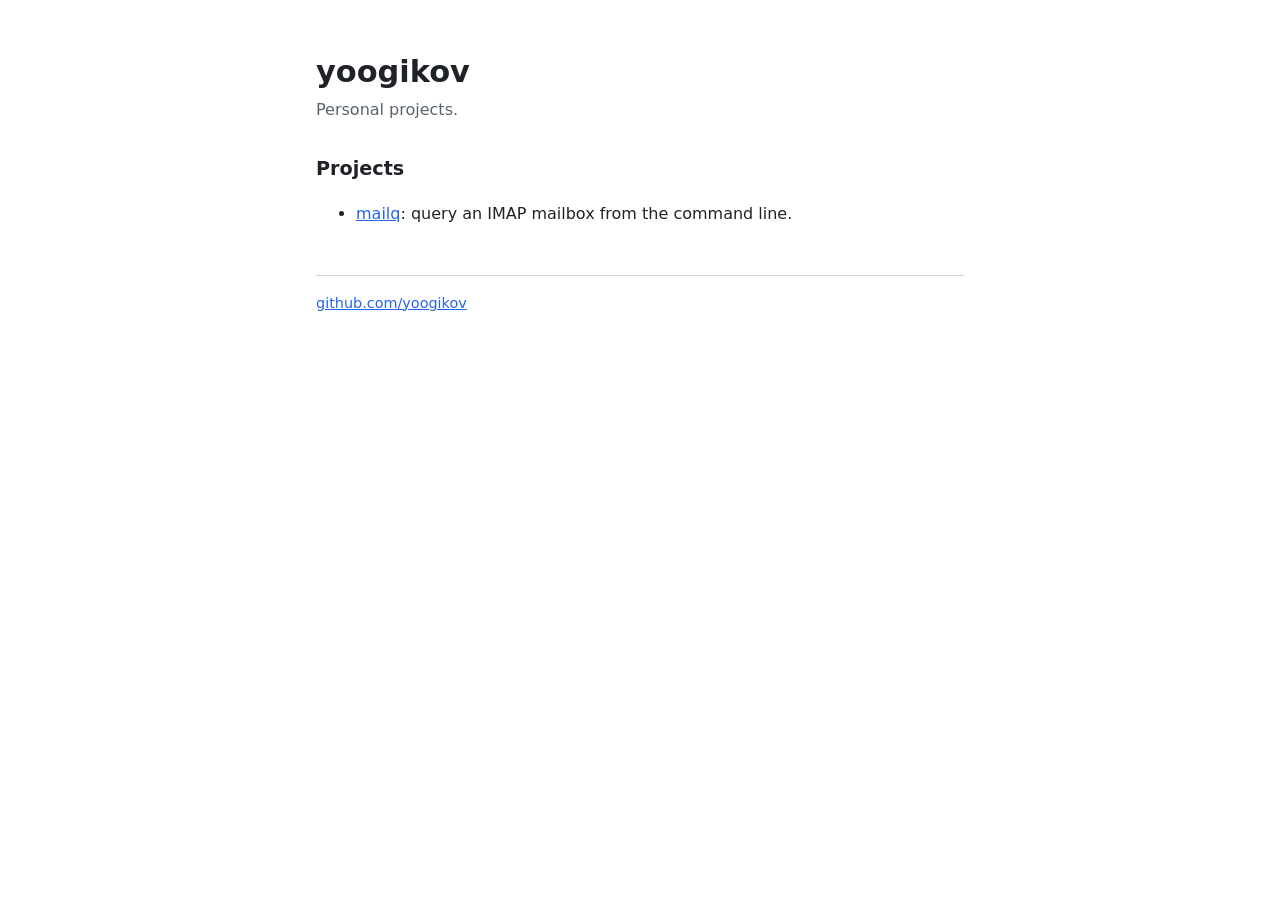
<file: index.html>
<!DOCTYPE html>
<html lang="en">
<head>
  <meta charset="utf-8">
  <meta name="viewport" content="width=device-width, initial-scale=1">
  <title>yoogikov</title>
  <link rel="stylesheet" href="/style.css">
</head>
<body>
  <main>
    <h1>yoogikov</h1>
    <p class="tagline">Personal projects.</p>
    <h2>Projects</h2>
    <ul>
      <li><a href="/mailq/">mailq</a>: query an IMAP mailbox from the command line.</li>
    </ul>
    <footer><a href="https://github.com/yoogikov">github.com/yoogikov</a></footer>
  </main>
</body>
</html>
</file>
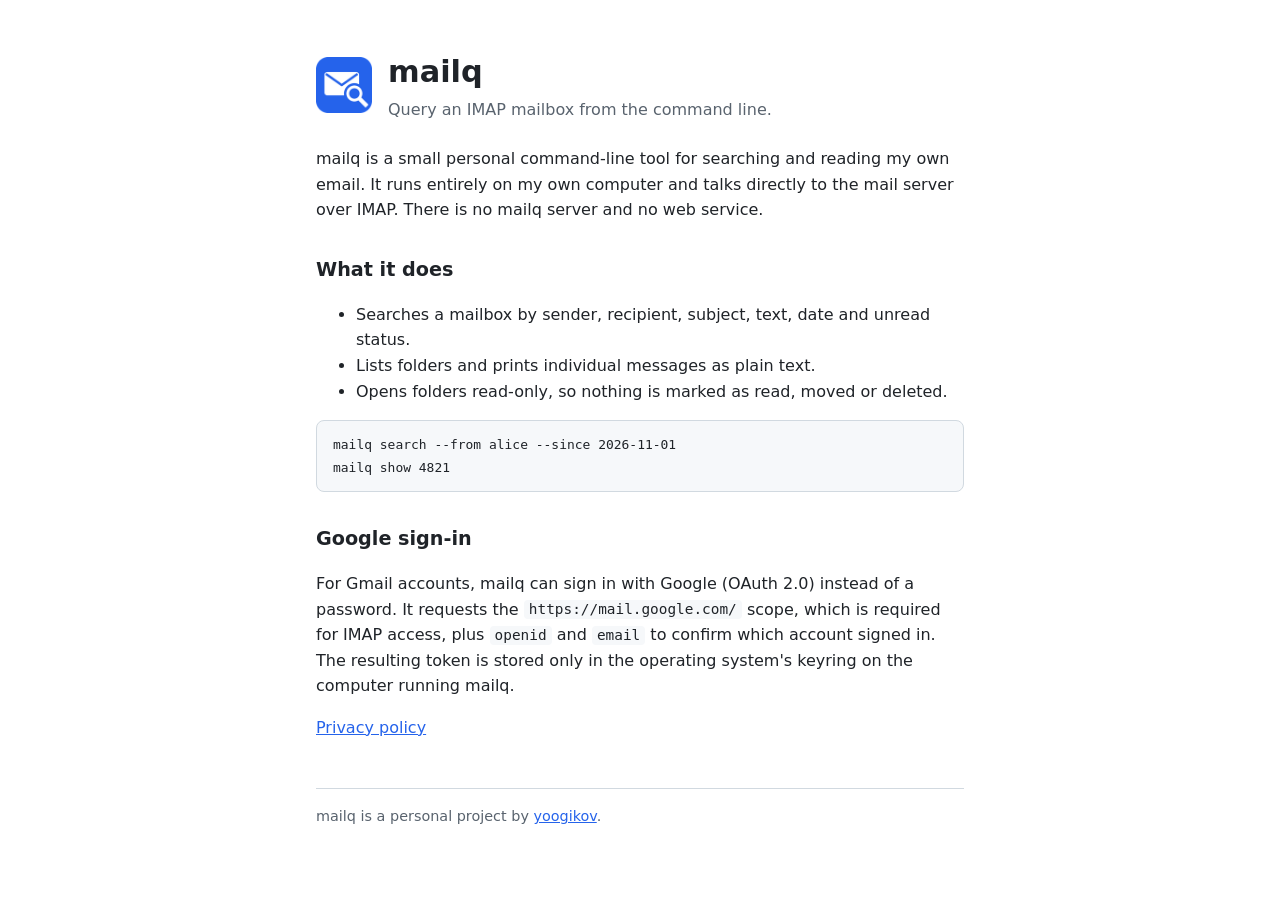
<file: mailq/index.html>
<!DOCTYPE html>
<html lang="en">
<head>
  <meta charset="utf-8">
  <meta name="viewport" content="width=device-width, initial-scale=1">
  <title>mailq</title>
  <link rel="icon" href="logo.png">
  <link rel="stylesheet" href="/style.css">
</head>
<body>
  <main>
    <header>
      <img src="logo.png" alt="">
      <div>
        <h1>mailq</h1>
        <p class="tagline">Query an IMAP mailbox from the command line.</p>
      </div>
    </header>

    <p>
      mailq is a small personal command-line tool for searching and reading my own email.
      It runs entirely on my own computer and talks directly to the mail server over IMAP.
      There is no mailq server and no web service.
    </p>

    <h2>What it does</h2>
    <ul>
      <li>Searches a mailbox by sender, recipient, subject, text, date and unread status.</li>
      <li>Lists folders and prints individual messages as plain text.</li>
      <li>Opens folders read-only, so nothing is marked as read, moved or deleted.</li>
    </ul>

    <pre><code>mailq search --from alice --since 2026-11-01
mailq show 4821</code></pre>

    <h2>Google sign-in</h2>
    <p>
      For Gmail accounts, mailq can sign in with Google (OAuth 2.0) instead of a password.
      It requests the <code>https://mail.google.com/</code> scope, which is required for IMAP access,
      plus <code>openid</code> and <code>email</code> to confirm which account signed in.
      The resulting token is stored only in the operating system's keyring on the computer running mailq.
    </p>

    <p><a href="privacy.html">Privacy policy</a></p>

    <footer>mailq is a personal project by <a href="https://github.com/yoogikov">yoogikov</a>.</footer>
  </main>
</body>
</html>
</file>
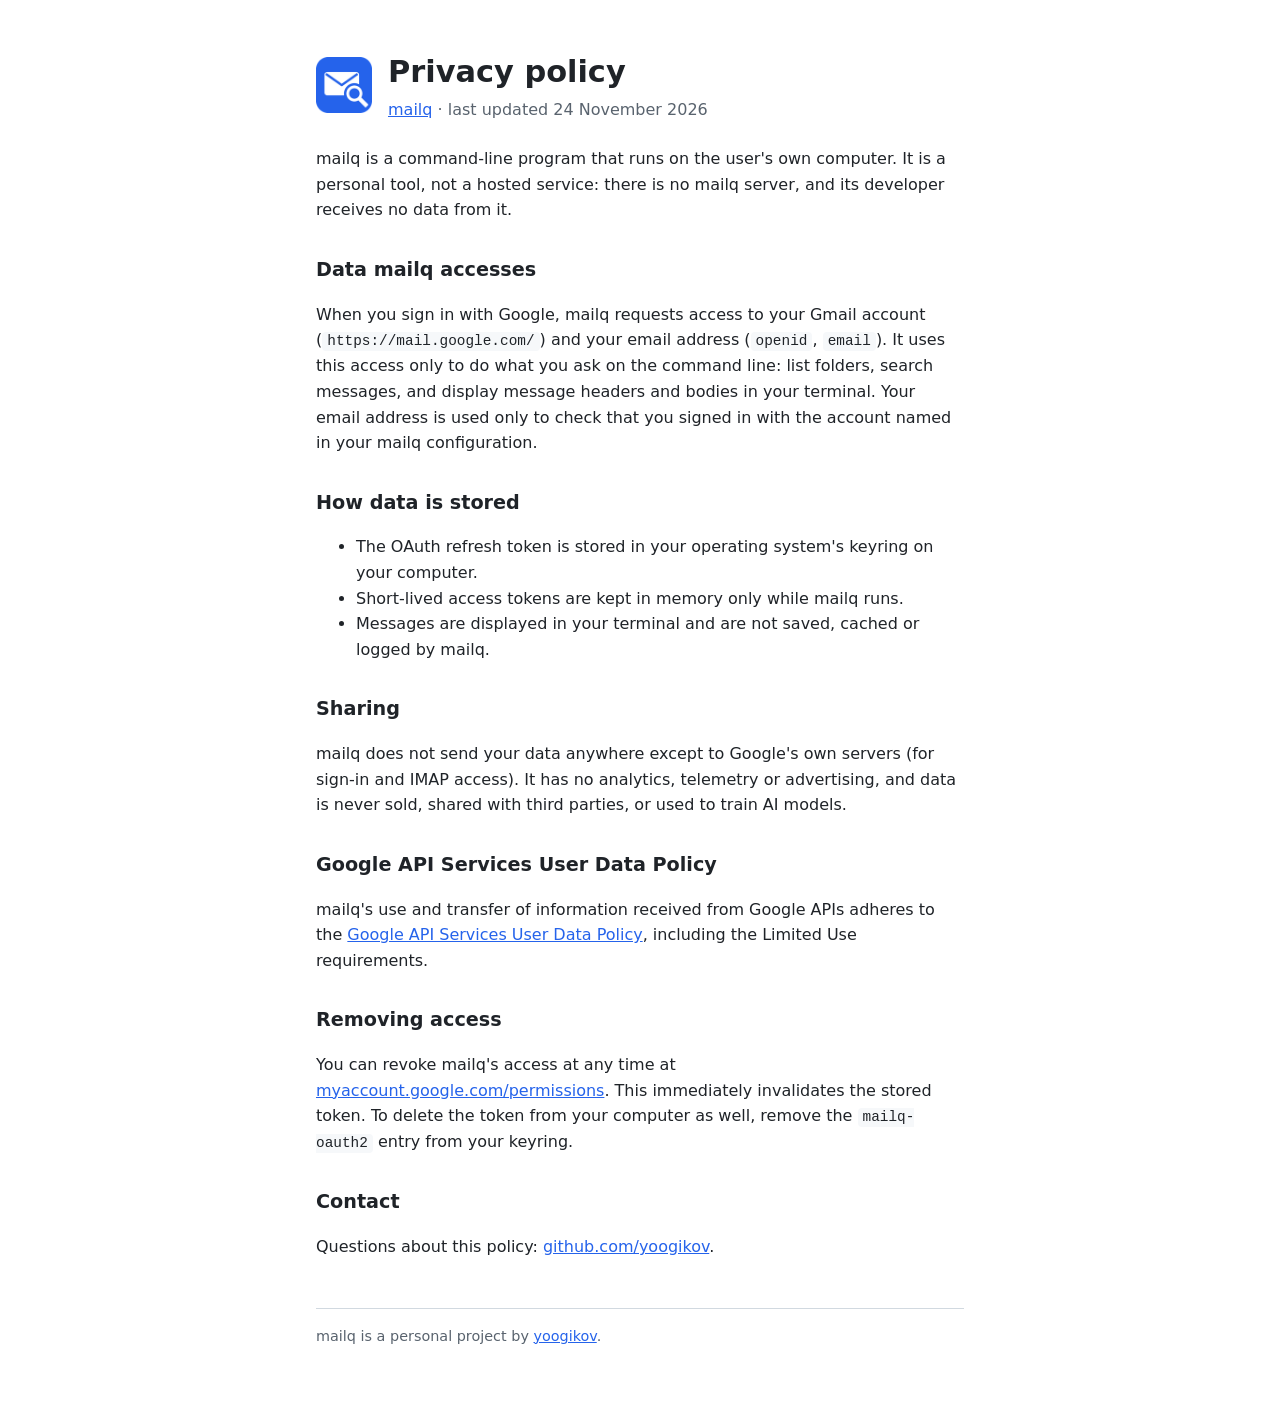
<file: mailq/privacy.html>
<!DOCTYPE html>
<html lang="en">
<head>
  <meta charset="utf-8">
  <meta name="viewport" content="width=device-width, initial-scale=1">
  <title>mailq privacy policy</title>
  <link rel="icon" href="logo.png">
  <link rel="stylesheet" href="/style.css">
</head>
<body>
  <main>
    <header>
      <img src="logo.png" alt="">
      <div>
        <h1>Privacy policy</h1>
        <p class="tagline"><a href="./">mailq</a> · last updated 24 November 2026</p>
      </div>
    </header>

    <p>
      mailq is a command-line program that runs on the user's own computer. It is a personal
      tool, not a hosted service: there is no mailq server, and its developer receives no data
      from it.
    </p>

    <h2>Data mailq accesses</h2>
    <p>
      When you sign in with Google, mailq requests access to your Gmail account
      (<code>https://mail.google.com/</code>) and your email address (<code>openid</code>,
      <code>email</code>). It uses this access only to do what you ask on the command line:
      list folders, search messages, and display message headers and bodies in your terminal.
      Your email address is used only to check that you signed in with the account named in
      your mailq configuration.
    </p>

    <h2>How data is stored</h2>
    <ul>
      <li>The OAuth refresh token is stored in your operating system's keyring on your computer.</li>
      <li>Short-lived access tokens are kept in memory only while mailq runs.</li>
      <li>Messages are displayed in your terminal and are not saved, cached or logged by mailq.</li>
    </ul>

    <h2>Sharing</h2>
    <p>
      mailq does not send your data anywhere except to Google's own servers (for sign-in and
      IMAP access). It has no analytics, telemetry or advertising, and data is never sold,
      shared with third parties, or used to train AI models.
    </p>

    <h2>Google API Services User Data Policy</h2>
    <p>
      mailq's use and transfer of information received from Google APIs adheres to the
      <a href="https://developers.google.com/terms/api-services-user-data-policy">Google API
      Services User Data Policy</a>, including the Limited Use requirements.
    </p>

    <h2>Removing access</h2>
    <p>
      You can revoke mailq's access at any time at
      <a href="https://myaccount.google.com/permissions">myaccount.google.com/permissions</a>.
      This immediately invalidates the stored token. To delete the token from your computer as
      well, remove the <code>mailq-oauth2</code> entry from your keyring.
    </p>

    <h2>Contact</h2>
    <p>Questions about this policy: <a href="https://github.com/yoogikov">github.com/yoogikov</a>.</p>

    <footer>mailq is a personal project by <a href="https://github.com/yoogikov">yoogikov</a>.</footer>
  </main>
</body>
</html>
</file>
<file: style.css>
:root {
  --bg: #ffffff;
  --fg: #1f2328;
  --muted: #59636e;
  --accent: #2563eb;
  --border: #d1d9e0;
  --code-bg: #f6f8fa;
}
@media (prefers-color-scheme: dark) {
  :root {
    --bg: #0d1117;
    --fg: #e6edf3;
    --muted: #9198a1;
    --accent: #6ea0ff;
    --border: #30363d;
    --code-bg: #161b22;
  }
}
* { box-sizing: border-box; }
body {
  margin: 0;
  background: var(--bg);
  color: var(--fg);
  font: 16px/1.6 system-ui, -apple-system, "Segoe UI", Roboto, sans-serif;
}
main { max-width: 680px; margin: 0 auto; padding: 48px 16px 64px; }
header { display: flex; align-items: center; gap: 16px; margin-bottom: 24px; }
header img { width: 56px; height: 56px; }
h1 { margin: 0; font-size: 1.9rem; }
h2 { margin-top: 2rem; font-size: 1.2rem; }
.tagline { margin: 0; color: var(--muted); }
a { color: var(--accent); }
code, pre { font-family: ui-monospace, SFMono-Regular, Menlo, monospace; font-size: 0.9em; }
code { background: var(--code-bg); padding: 0.1em 0.35em; border-radius: 4px; }
pre { background: var(--code-bg); border: 1px solid var(--border); border-radius: 8px; padding: 12px 16px; overflow-x: auto; }
pre code { background: none; padding: 0; }
footer { margin-top: 48px; padding-top: 16px; border-top: 1px solid var(--border); color: var(--muted); font-size: 0.9rem; }
</file>
